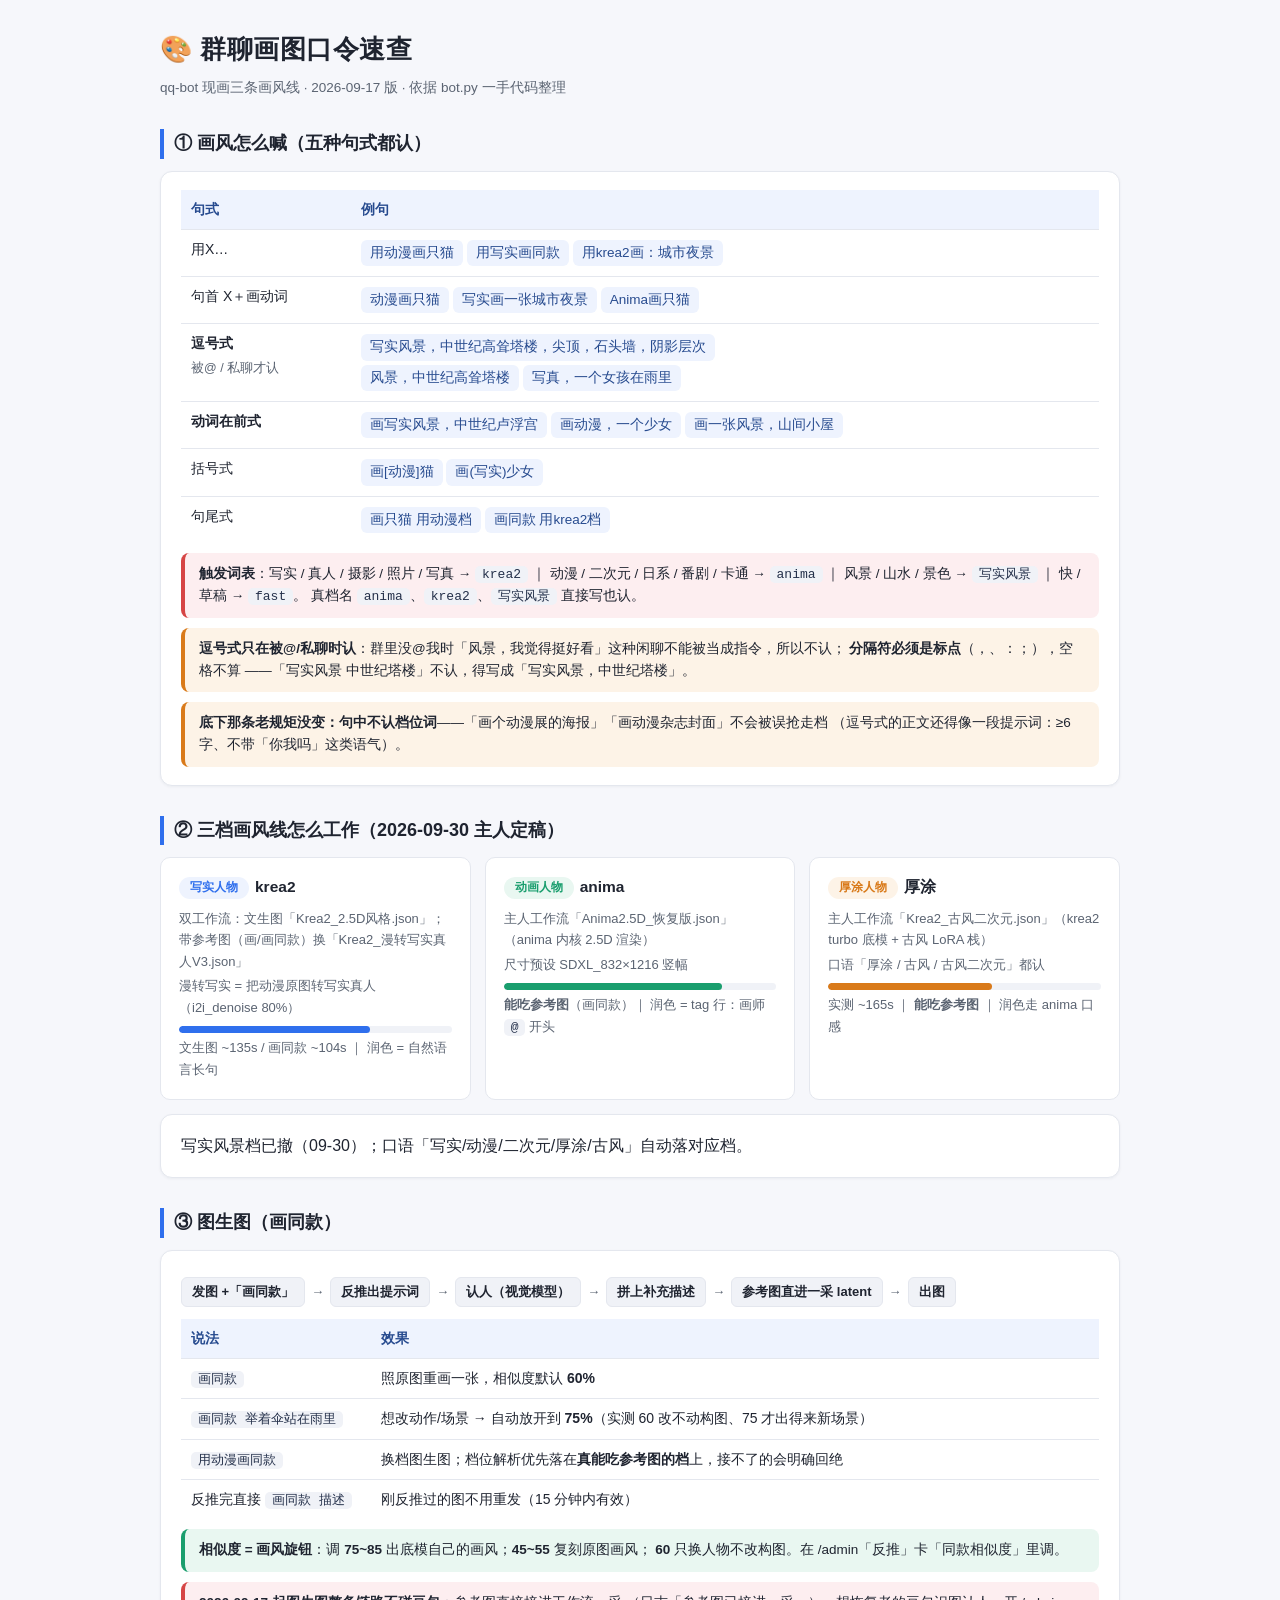
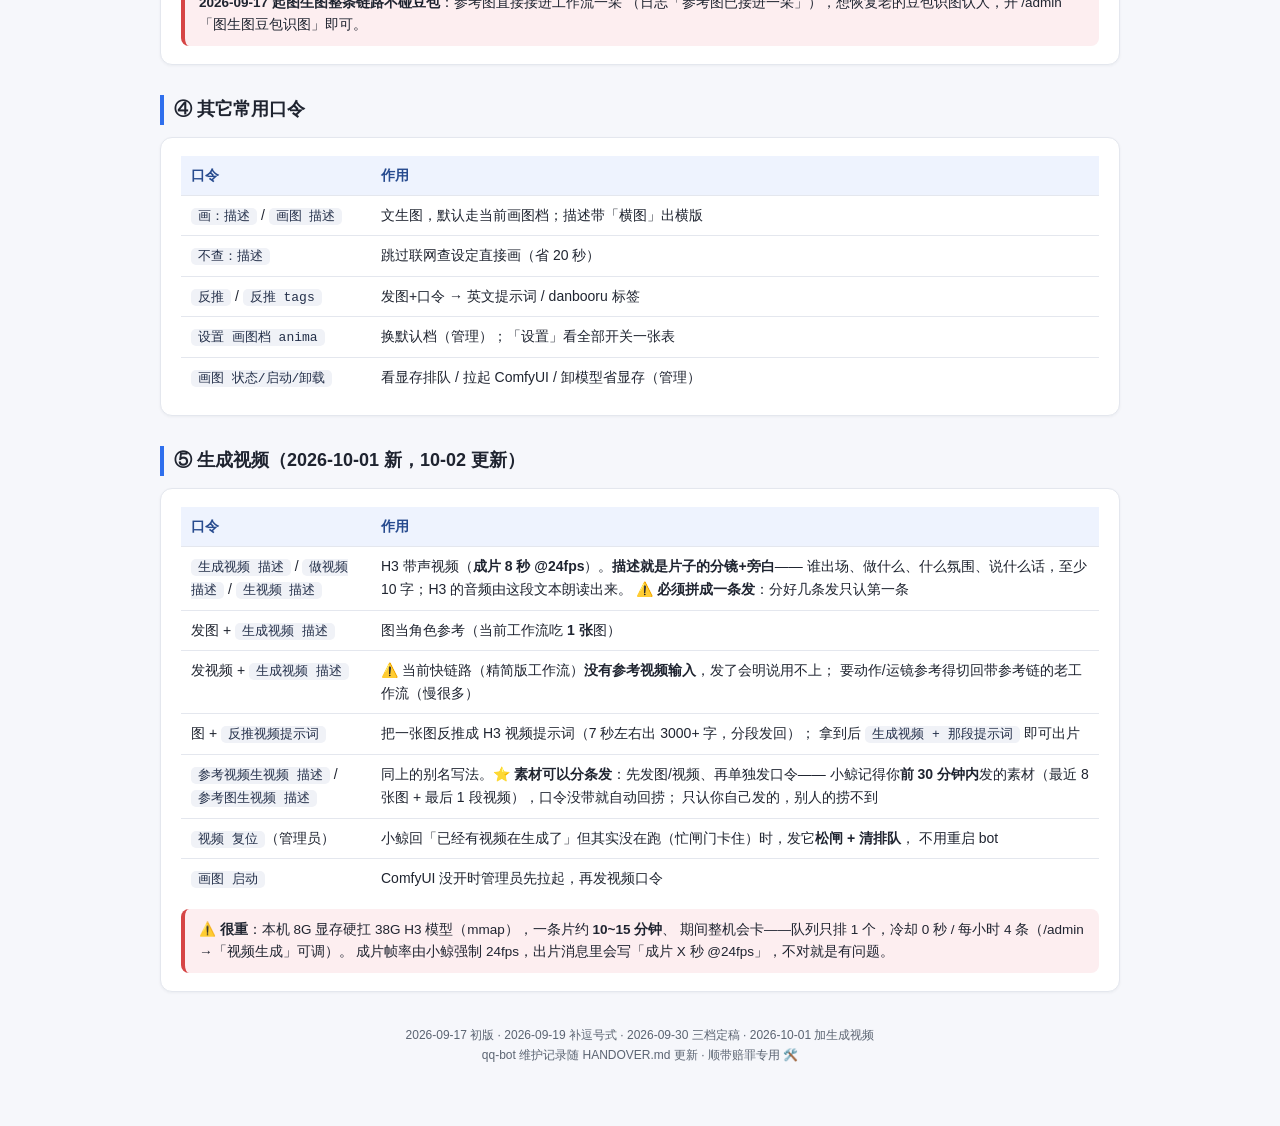
<file: 画图口令速查.html>
<!DOCTYPE html>
<html lang="zh-CN">
<head>
<meta charset="UTF-8">
<meta name="viewport" content="width=device-width, initial-scale=1.0">
<title>群聊画图口令速查 · qq-bot</title>
<style>
  :root{
    --bg:#f6f7fb; --card:#ffffff; --ink:#1f2430; --sub:#5b6472;
    --line:#e4e7ee; --blue:#2f6fed; --blue-bg:#eef3fe;
    --green:#1a9e6e; --green-bg:#e9f7f1; --orange:#d97a1a; --orange-bg:#fdf3e7;
    --red:#d64545; --pink:#fdeef0; --code:#f0f2f7;
  }
  *{box-sizing:border-box;margin:0;padding:0}
  body{background:var(--bg);color:var(--ink);
       font-family:"Microsoft YaHei","PingFang SC","Segoe UI",sans-serif;
       line-height:1.65;padding:28px 16px 60px}
  .wrap{max-width:960px;margin:0 auto}
  header{margin-bottom:22px}
  h1{font-size:26px;letter-spacing:.5px}
  header p{color:var(--sub);font-size:13.5px;margin-top:6px}
  h2{font-size:18px;margin:30px 0 12px;padding-left:10px;border-left:4px solid var(--blue)}
  .card{background:var(--card);border:1px solid var(--line);border-radius:12px;
        padding:18px 20px;margin-bottom:14px;box-shadow:0 1px 3px rgba(20,30,60,.05)}
  table{width:100%;border-collapse:collapse;font-size:14px}
  th,td{padding:8px 10px;border-bottom:1px solid var(--line);text-align:left;vertical-align:top}
  th{background:var(--blue-bg);color:#274b8f;font-weight:600;white-space:nowrap}
  tr:last-child td{border-bottom:none}
  code{background:var(--code);border-radius:5px;padding:1px 7px;
       font-family:Consolas,"Courier New",monospace;font-size:13px;color:#24304a}
  .ex{background:var(--blue-bg);border-radius:6px;padding:2px 9px;display:inline-block;
      font-size:13.5px;color:#274b8f;margin:2px 0}
  .tag{display:inline-block;border-radius:20px;padding:1px 11px;font-size:12px;
       font-weight:600;margin-right:6px;vertical-align:1px}
  .t-blue{background:var(--blue-bg);color:var(--blue)}
  .t-green{background:var(--green-bg);color:var(--green)}
  .t-orange{background:var(--orange-bg);color:var(--orange)}
  .grid{display:grid;grid-template-columns:repeat(auto-fit,minmax(280px,1fr));gap:14px}
  .tile{border:1px solid var(--line);border-radius:10px;padding:16px 18px;background:var(--card)}
  .tile h3{font-size:15.5px;margin-bottom:8px}
  .tile .meta{font-size:13px;color:var(--sub);margin:3px 0}
  .bar{height:7px;border-radius:4px;background:var(--code);margin:8px 0 4px;overflow:hidden}
  .bar i{display:block;height:100%;border-radius:4px}
  .warn{background:var(--pink);border-left:4px solid var(--red);border-radius:8px;
        padding:10px 14px;font-size:13.5px;margin-top:10px}
  .ok{background:var(--green-bg);border-left:4px solid var(--green);border-radius:8px;
      padding:10px 14px;font-size:13.5px;margin-top:10px}
  .flow{display:flex;align-items:center;flex-wrap:wrap;gap:6px;font-size:13px;margin-top:8px}
  .flow b{background:var(--code);border:1px solid var(--line);border-radius:6px;
          padding:3px 10px;font-weight:600}
  .flow span{color:var(--sub)}
  footer{margin-top:34px;color:var(--sub);font-size:12px;text-align:center}
</style>
</head>
<body><div class="wrap">

<header>
  <h1>🎨 群聊画图口令速查</h1>
  <p>qq-bot 现画三条画风线 · 2026-09-17 版 · 依据 bot.py 一手代码整理</p>
</header>

<h2>① 画风怎么喊（五种句式都认）</h2>
<div class="card">
  <table>
    <tr><th style="width:170px">句式</th><th>例句</th></tr>
    <tr><td>用X…</td><td><span class="ex">用动漫画只猫</span> <span class="ex">用写实画同款</span> <span class="ex">用krea2画：城市夜景</span></td></tr>
    <tr><td>句首 X＋画动词</td><td><span class="ex">动漫画只猫</span> <span class="ex">写实画一张城市夜景</span> <span class="ex">Anima画只猫</span></td></tr>
    <tr><td><b>逗号式</b><br><span style="font-weight:400;color:var(--sub);font-size:12.5px">被@ / 私聊才认</span></td>
        <td><span class="ex">写实风景，中世纪高耸塔楼，尖顶，石头墙，阴影层次</span><br>
            <span class="ex">风景，中世纪高耸塔楼</span> <span class="ex">写真，一个女孩在雨里</span></td></tr>
    <tr><td><b>动词在前式</b></td><td><span class="ex">画写实风景，中世纪卢浮宫</span> <span class="ex">画动漫，一个少女</span> <span class="ex">画一张风景，山间小屋</span></td></tr>
    <tr><td>括号式</td><td><span class="ex">画[动漫]猫</span> <span class="ex">画(写实)少女</span></td></tr>
    <tr><td>句尾式</td><td><span class="ex">画只猫 用动漫档</span> <span class="ex">画同款 用krea2档</span></td></tr>
  </table>
  <div class="warn"><b>触发词表</b>：写实 / 真人 / 摄影 / 照片 / 写真 → <code>krea2</code> ｜
    动漫 / 二次元 / 日系 / 番剧 / 卡通 → <code>anima</code> ｜
    风景 / 山水 / 景色 → <code>写实风景</code> ｜ 快 / 草稿 → <code>fast</code>。
    真档名 <code>anima</code>、<code>krea2</code>、<code>写实风景</code> 直接写也认。</div>
  <div class="warn" style="background:var(--orange-bg);border-color:var(--orange)">
    <b>逗号式只在被@/私聊时认</b>：群里没@我时「风景，我觉得挺好看」这种闲聊不能被当成指令，所以不认；
    <b>分隔符必须是标点</b>（，、：；），空格不算 ——「写实风景 中世纪塔楼」不认，得写成「写实风景，中世纪塔楼」。</div>
  <div class="warn" style="background:var(--orange-bg);border-color:var(--orange)">
    <b>底下那条老规矩没变：句中不认档位词</b>——「画个动漫展的海报」「画动漫杂志封面」不会被误抢走档
    （逗号式的正文还得像一段提示词：≥6 字、不带「你我吗」这类语气）。</div>
</div>

<h2>② 三档画风线怎么工作（2026-09-30 主人定稿）</h2>
<div class="grid">
  <div class="tile">
    <h3><span class="tag t-blue">写实人物</span>krea2</h3>
    <div class="meta">双工作流：文生图「Krea2_2.5D风格.json」；带参考图（画/画同款）换「Krea2_漫转写实真人V3.json」</div>
    <div class="meta">漫转写实 = 把动漫原图转写实真人（i2i_denoise 80%）</div>
    <div class="bar"><i style="width:70%;background:var(--blue)"></i></div>
    <div class="meta">文生图 ~135s / 画同款 ~104s ｜ 润色 = 自然语言长句</div>
  </div>
  <div class="tile">
    <h3><span class="tag t-green">动画人物</span>anima</h3>
    <div class="meta">主人工作流「Anima2.5D_恢复版.json」（anima 内核 2.5D 渲染）</div>
    <div class="meta">尺寸预设 SDXL_832×1216 竖幅</div>
    <div class="bar"><i style="width:80%;background:var(--green)"></i></div>
    <div class="meta"><b>能吃参考图</b>（画同款）｜ 润色 = tag 行：画师 <code>@</code> 开头</div>
  </div>
  <div class="tile">
    <h3><span class="tag t-orange">厚涂人物</span>厚涂</h3>
    <div class="meta">主人工作流「Krea2_古风二次元.json」（krea2 turbo 底模 + 古风 LoRA 栈）</div>
    <div class="meta">口语「厚涂 / 古风 / 古风二次元」都认</div>
    <div class="bar"><i style="width:60%;background:var(--orange)"></i></div>
    <div class="meta">实测 ~165s ｜ <b>能吃参考图</b> ｜ 润色走 anima 口感</div>
  </div>
</div>
<div class="card" style="margin-top:14px">
  写实风景档已撤（09-30）；口语「写实/动漫/二次元/厚涂/古风」自动落对应档。
</div>

<h2>③ 图生图（画同款）</h2>
<div class="card">
  <div class="flow">
    <b>发图 +「画同款」</b><span>→</span><b>反推出提示词</b><span>→</span><b>认人（视觉模型）</b>
    <span>→</span><b>拼上补充描述</b><span>→</span><b>参考图直进一采 latent</b><span>→</span><b>出图</b>
  </div>
  <table style="margin-top:12px">
    <tr><th style="width:190px">说法</th><th>效果</th></tr>
    <tr><td><code>画同款</code></td><td>照原图重画一张，相似度默认 <b>60%</b></td></tr>
    <tr><td><code>画同款 举着伞站在雨里</code></td><td>想改动作/场景 → 自动放开到 <b>75%</b>（实测 60 改不动构图、75 才出得来新场景）</td></tr>
    <tr><td><code>用动漫画同款</code></td><td>换档图生图；档位解析优先落在<b>真能吃参考图的档</b>上，接不了的会明确回绝</td></tr>
    <tr><td>反推完直接 <code>画同款 描述</code></td><td>刚反推过的图不用重发（15 分钟内有效）</td></tr>
  </table>
  <div class="ok"><b>相似度 = 画风旋钮</b>：调 <b>75~85</b> 出底模自己的画风；<b>45~55</b> 复刻原图画风；
    <b>60</b> 只换人物不改构图。在 /admin「反推」卡「同款相似度」里调。</div>
  <div class="warn"><b>2026-09-17 起图生图整条链路不碰豆包</b>：参考图直接接进工作流一采
    （日志「参考图已接进一采」），想恢复老的豆包识图认人，开 /admin「图生图豆包识图」即可。</div>
</div>

<h2>④ 其它常用口令</h2>
<div class="card">
  <table>
    <tr><th style="width:190px">口令</th><th>作用</th></tr>
    <tr><td><code>画：描述</code> / <code>画图 描述</code></td><td>文生图，默认走当前画图档；描述带「横图」出横版</td></tr>
    <tr><td><code>不查：描述</code></td><td>跳过联网查设定直接画（省 20 秒）</td></tr>
    <tr><td><code>反推</code> / <code>反推 tags</code></td><td>发图+口令 → 英文提示词 / danbooru 标签</td></tr>
    <tr><td><code>设置 画图档 anima</code></td><td>换默认档（管理）；「设置」看全部开关一张表</td></tr>
    <tr><td><code>画图 状态/启动/卸载</code></td><td>看显存排队 / 拉起 ComfyUI / 卸模型省显存（管理）</td></tr>
  </table>
</div>

<h2>⑤ 生成视频（2026-10-01 新，10-02 更新）</h2>
<div class="card">
  <table>
    <tr><th style="width:190px">口令</th><th>作用</th></tr>
    <tr><td><code>生成视频 描述</code> / <code>做视频 描述</code> / <code>生视频 描述</code></td>
        <td>H3 带声视频（<b>成片 8 秒 @24fps</b>）。<b>描述就是片子的分镜+旁白</b>——
            谁出场、做什么、什么氛围、说什么话，至少 10 字；H3 的音频由这段文本朗读出来。
            ⚠️ <b>必须拼成一条发</b>：分好几条发只认第一条</td></tr>
    <tr><td>发图 + <code>生成视频 描述</code></td><td>图当角色参考（当前工作流吃 <b>1 张</b>图）</td></tr>
    <tr><td>发视频 + <code>生成视频 描述</code></td>
        <td>⚠️ 当前快链路（精简版工作流）<b>没有参考视频输入</b>，发了会明说用不上；
            要动作/运镜参考得切回带参考链的老工作流（慢很多）</td></tr>
    <tr><td>图 + <code>反推视频提示词</code></td>
        <td>把一张图反推成 H3 视频提示词（7 秒左右出 3000+ 字，分段发回）；
            拿到后 <code>生成视频 + 那段提示词</code> 即可出片</td></tr>
    <tr><td><code>参考视频生视频 描述</code> / <code>参考图生视频 描述</code></td>
        <td>同上的别名写法。⭐ <b>素材可以分条发</b>：先发图/视频、再单独发口令——
            小鲸记得你<b>前 30 分钟内</b>发的素材（最近 8 张图 + 最后 1 段视频），口令没带就自动回捞；
            只认你自己发的，别人的捞不到</td></tr>
    <tr><td><code>视频 复位</code>（管理员）</td>
        <td>小鲸回「已经有视频在生成了」但其实没在跑（忙闸门卡住）时，发它<b>松闸 + 清排队</b>，
            不用重启 bot</td></tr>
    <tr><td><code>画图 启动</code></td><td>ComfyUI 没开时管理员先拉起，再发视频口令</td></tr>
  </table>
  <div class="warn"><b>⚠️ 很重</b>：本机 8G 显存硬扛 38G H3 模型（mmap），一条片约 <b>10~15 分钟</b>、
    期间整机会卡——队列只排 1 个，冷却 0 秒 / 每小时 4 条（/admin →「视频生成」可调）。
    成片帧率由小鲸强制 24fps，出片消息里会写「成片 X 秒 @24fps」，不对就是有问题。</div>
</div>

<footer>2026-09-17 初版 · 2026-09-19 补逗号式 · 2026-09-30 三档定稿 · 2026-10-01 加生成视频<br>
qq-bot 维护记录随 HANDOVER.md 更新 · 顺带赔罪专用 🛠️</footer>
</div></body>
</html>
</file>
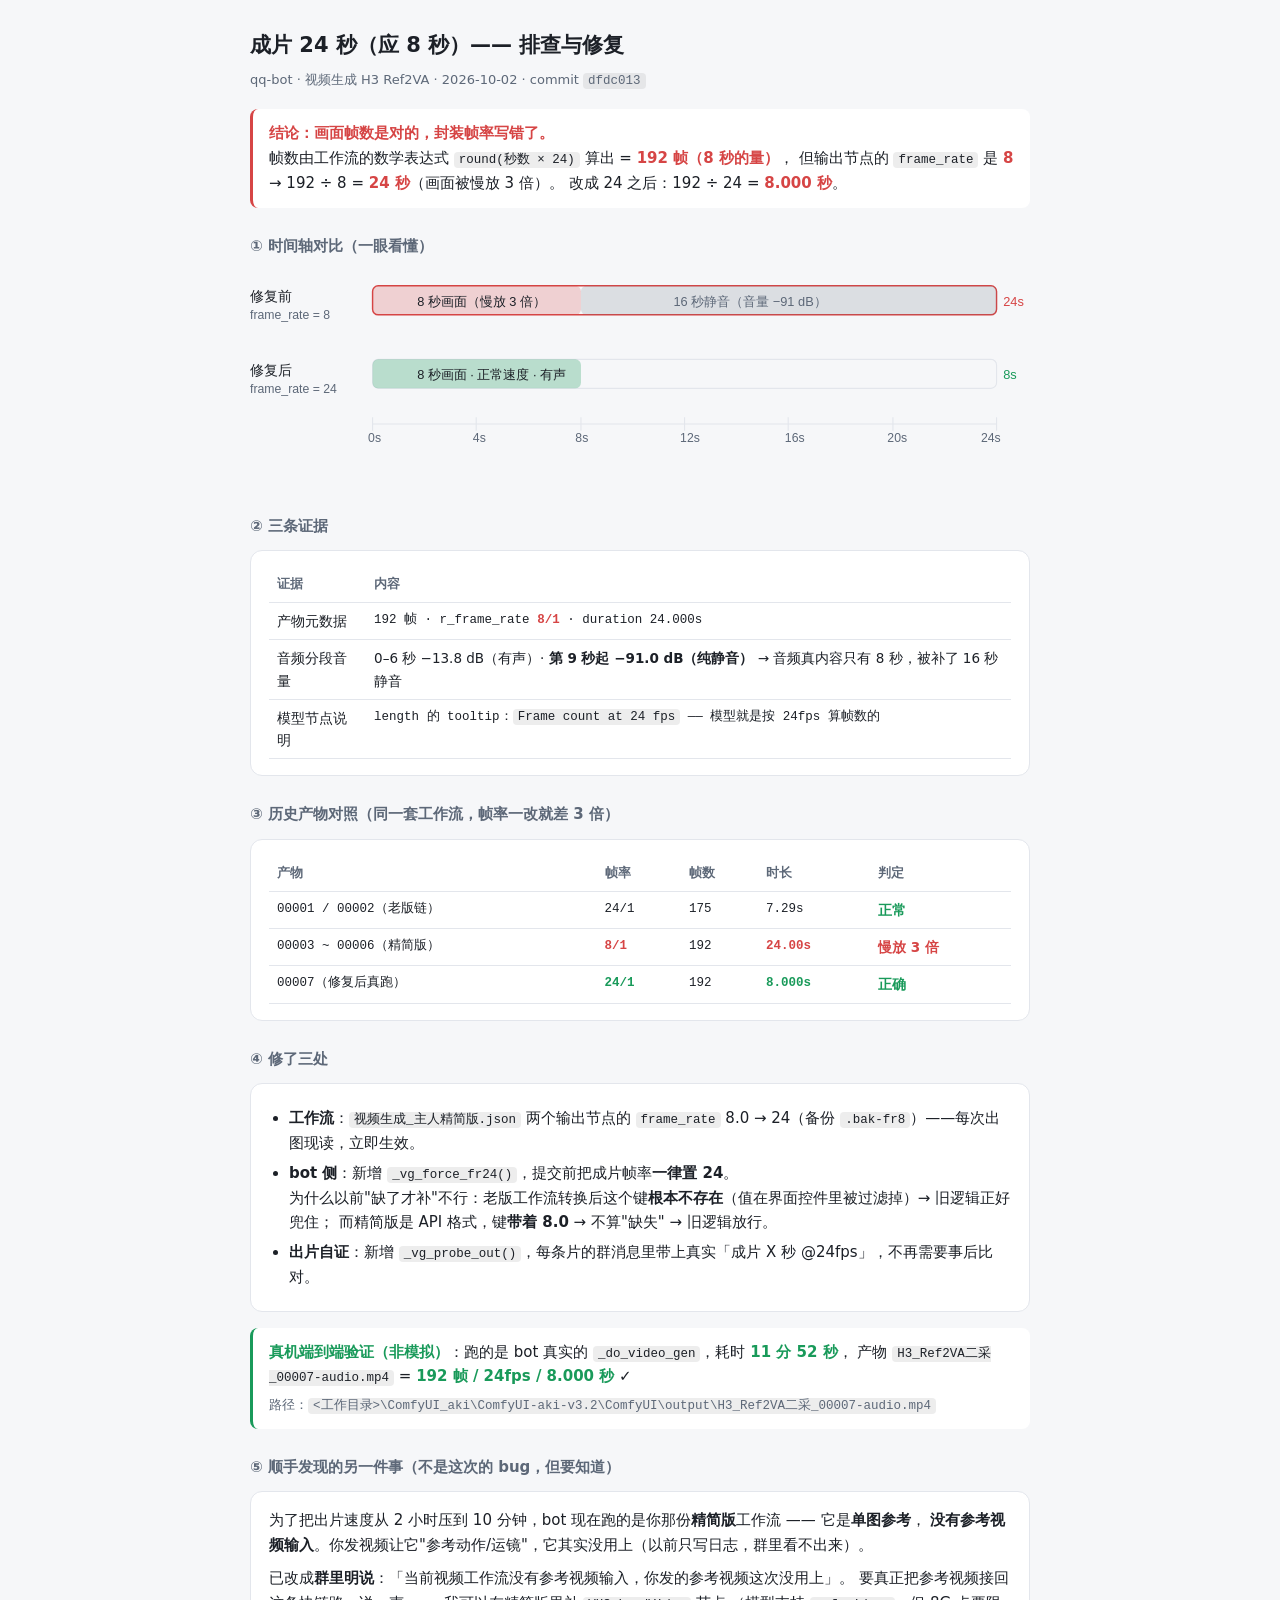
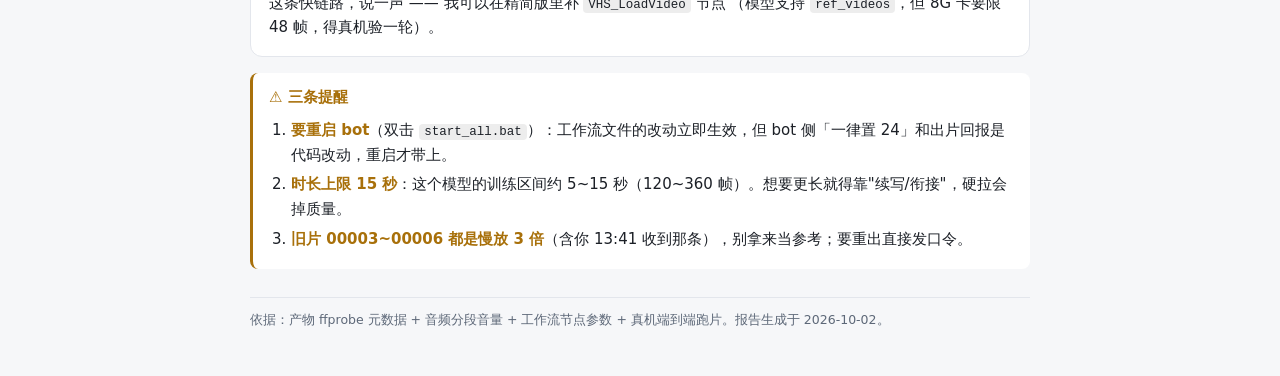
<file: docs/reports/成片时长24秒修复-2026-10-02.html>
<!DOCTYPE html>
<html lang="zh-CN">
<head>
<meta charset="utf-8">
<meta name="viewport" content="width=device-width,initial-scale=1">
<title>成片 24 秒慢放 · 排查与修复 · 2026-10-02</title>
<style>
  :root{--bg:#0f1115;--card:#171a21;--line:#262b36;--fg:#e7ecf3;--dim:#9aa6b8;
        --red:#ff6b6b;--green:#3ddc84;--amber:#ffc857;--blue:#5aa9ff;
        --mono:ui-monospace,Consolas,"Cascadia Mono",monospace}
  @media (prefers-color-scheme:light){:root{--bg:#f6f7f9;--card:#fff;--line:#e3e6ec;--fg:#1c2027;
        --dim:#5d6878;--red:#d64545;--green:#199a5a;--amber:#a8700a;--blue:#1f6feb}}
  *{box-sizing:border-box}
  body{margin:0;padding:28px 18px 48px;background:var(--bg);color:var(--fg);
       font:15px/1.65 "Segoe UI","Microsoft YaHei",system-ui,sans-serif}
  .wrap{max-width:780px;margin:0 auto}
  h1{font-size:21px;margin:0 0 6px}
  h2{font-size:15px;margin:26px 0 10px;color:var(--dim);font-weight:600}
  .sub{color:var(--dim);font-size:13px;margin-bottom:18px}
  .card{background:var(--card);border:1px solid var(--line);border-radius:12px;padding:16px 18px;margin:12px 0}
  .lead{border-left:3px solid var(--red);background:var(--card);border-radius:8px;padding:12px 16px;margin:16px 0}
  .lead b{color:var(--red)}
  .okbox{border-left:3px solid var(--green)}
  .okbox b{color:var(--green)}
  code{font-family:var(--mono);font-size:12.5px;background:rgba(127,127,127,.14);padding:1px 5px;border-radius:4px}
  table{width:100%;border-collapse:collapse;font-size:13.5px}
  th,td{text-align:left;padding:7px 8px;border-bottom:1px solid var(--line);vertical-align:top}
  th{color:var(--dim);font-weight:600;font-size:12.5px}
  td.mono{font-family:var(--mono);font-size:12.5px}
  .bad{color:var(--red);font-weight:600}.ok{color:var(--green);font-weight:600}.warnc{color:var(--amber);font-weight:600}
  ul{margin:6px 0 0;padding-left:20px}li{margin:5px 0}
  .warn{border-left:3px solid var(--amber);background:var(--card);border-radius:8px;padding:12px 16px;margin:16px 0}
  .warn b{color:var(--amber)}
  footer{color:var(--dim);font-size:12.5px;margin-top:28px;border-top:1px solid var(--line);padding-top:12px}
</style>
</head>
<body>
<div class="wrap">

  <h1>成片 24 秒（应 8 秒）—— 排查与修复</h1>
  <div class="sub">qq-bot · 视频生成 H3 Ref2VA · 2026-10-02 · commit <code>dfdc013</code></div>

  <div class="lead">
    <b>结论：画面帧数是对的，封装帧率写错了。</b><br>
    帧数由工作流的数学表达式 <code>round(秒数 × 24)</code> 算出 = <b>192 帧（8 秒的量）</b>，
    但输出节点的 <code>frame_rate</code> 是 <b>8</b> → 192 ÷ 8 = <b>24 秒</b>（画面被慢放 3 倍）。
    改成 24 之后：192 ÷ 24 = <b>8.000 秒</b>。
  </div>

  <h2>① 时间轴对比（一眼看懂）</h2>
  <svg viewBox="0 0 700 190" width="100%" role="img" aria-label="时间轴对比">
    <g font-family="Segoe UI,Microsoft YaHei,sans-serif" font-size="12" fill="var(--fg)">
      <!-- rows -->
      <text x="0" y="30" font-size="12.5">修复前</text>
      <text x="0" y="46" fill="var(--dim)" font-size="11">frame_rate = 8</text>
      <rect x="110" y="16" width="560" height="26" rx="5" fill="none" stroke="var(--red)" stroke-width="1.3"/>
      <rect x="110" y="16" width="187" height="26" rx="5" fill="var(--red)" opacity="0.22"/>
      <rect x="297" y="16" width="373" height="26" rx="5" fill="var(--dim)" opacity="0.18"/>
      <text x="150" y="34" font-size="11.5">8 秒画面（慢放 3 倍）</text>
      <text x="380" y="34" font-size="11.5" fill="var(--dim)">16 秒静音（音量 −91 dB）</text>
      <text x="676" y="34" font-size="11.5" fill="var(--red)">24s</text>

      <text x="0" y="96" font-size="12.5">修复后</text>
      <text x="0" y="112" fill="var(--dim)" font-size="11">frame_rate = 24</text>
      <rect x="110" y="82" width="560" height="26" rx="5" fill="none" stroke="var(--line)"/>
      <rect x="110" y="82" width="187" height="26" rx="5" fill="var(--green)" opacity="0.28"/>
      <text x="150" y="100" font-size="11.5">8 秒画面 · 正常速度 · 有声</text>
      <text x="676" y="100" font-size="11.5" fill="var(--green)">8s</text>
      <!-- ruler -->
      <line x1="110" y1="140" x2="670" y2="140" stroke="var(--line)"/>
      <g fill="var(--dim)" font-size="11">
        <text x="106" y="156">0s</text><text x="200" y="156">4s</text>
        <text x="292" y="156">8s</text><text x="386" y="156">12s</text>
        <text x="480" y="156">16s</text><text x="572" y="156">20s</text><text x="656" y="156">24s</text>
      </g>
      <g stroke="var(--line)">
        <line x1="110" y1="134" x2="110" y2="146"/><line x1="203" y1="134" x2="203" y2="146"/>
        <line x1="297" y1="134" x2="297" y2="146"/><line x1="390" y1="134" x2="390" y2="146"/>
        <line x1="483" y1="134" x2="483" y2="146"/><line x1="577" y1="134" x2="577" y2="146"/>
        <line x1="670" y1="134" x2="670" y2="146"/>
      </g>
    </g>
  </svg>

  <h2>② 三条证据</h2>
  <div class="card">
  <table>
    <tr><th>证据</th><th>内容</th></tr>
    <tr><td>产物元数据</td><td class="mono">192 帧 · r_frame_rate <span class="bad">8/1</span> · duration 24.000s</td></tr>
    <tr><td>音频分段音量</td><td>0–6 秒 −13.8 dB（有声）· <b>第 9 秒起 −91.0 dB（纯静音）</b> → 音频真内容只有 8 秒，被补了 16 秒静音</td></tr>
    <tr><td>模型节点说明</td><td class="mono">length 的 tooltip：<code>Frame count at 24 fps</code> —— 模型就是按 24fps 算帧数的</td></tr>
  </table>
  </div>

  <h2>③ 历史产物对照（同一套工作流，帧率一改就差 3 倍）</h2>
  <div class="card">
  <table>
    <tr><th>产物</th><th>帧率</th><th>帧数</th><th>时长</th><th>判定</th></tr>
    <tr><td class="mono">00001 / 00002（老版链）</td><td class="mono">24/1</td><td class="mono">175</td><td class="mono">7.29s</td><td class="ok">正常</td></tr>
    <tr><td class="mono">00003 ~ 00006（精简版）</td><td class="mono bad">8/1</td><td class="mono">192</td><td class="mono bad">24.00s</td><td class="bad">慢放 3 倍</td></tr>
    <tr><td class="mono">00007（修复后真跑）</td><td class="mono ok">24/1</td><td class="mono">192</td><td class="mono ok">8.000s</td><td class="ok">正确</td></tr>
  </table>
  </div>

  <h2>④ 修了三处</h2>
  <div class="card">
  <ul>
    <li><b>工作流</b>：<code>视频生成_主人精简版.json</code> 两个输出节点的 <code>frame_rate</code> 8.0 → 24（备份 <code>.bak-fr8</code>）——每次出图现读，立即生效。</li>
    <li><b>bot 侧</b>：新增 <code>_vg_force_fr24()</code>，提交前把成片帧率<b>一律置 24</b>。<br>
        为什么以前"缺了才补"不行：老版工作流转换后这个键<b>根本不存在</b>（值在界面控件里被过滤掉）→ 旧逻辑正好兜住；
        而精简版是 API 格式，键<b>带着 8.0</b> → 不算"缺失" → 旧逻辑放行。</li>
    <li><b>出片自证</b>：新增 <code>_vg_probe_out()</code>，每条片的群消息里带上真实「成片 X 秒 @24fps」，不再需要事后比对。</li>
  </ul>
  </div>

  <div class="lead okbox">
    <b>真机端到端验证（非模拟）</b>：跑的是 bot 真实的 <code>_do_video_gen</code>，耗时 <b>11 分 52 秒</b>，
    产物 <code>H3_Ref2VA二采_00007-audio.mp4</code> = <b>192 帧 / 24fps / 8.000 秒</b> ✓
    <div style="color:var(--dim);font-size:12.5px;margin-top:6px">
      路径：<code><工作目录>\ComfyUI_aki\ComfyUI-aki-v3.2\ComfyUI\output\H3_Ref2VA二采_00007-audio.mp4</code>
    </div>
  </div>

  <h2>⑤ 顺手发现的另一件事（不是这次的 bug，但要知道）</h2>
  <div class="card">
    <p style="margin:0 0 8px">
      为了把出片速度从 2 小时压到 10 分钟，bot 现在跑的是你那份<b>精简版</b>工作流 —— 它是<b>单图参考</b>，
      <b>没有参考视频输入</b>。你发视频让它"参考动作/运镜"，它其实没用上（以前只写日志，群里看不出来）。
    </p>
    <p style="margin:0">
      已改成<b>群里明说</b>：「当前视频工作流没有参考视频输入，你发的参考视频这次没用上」。
      要真正把参考视频接回这条快链路，说一声 —— 我可以在精简版里补 <code>VHS_LoadVideo</code> 节点
      （模型支持 <code>ref_videos</code>，但 8G 卡要限 48 帧，得真机验一轮）。
    </p>
  </div>

  <div class="warn">
    <b>⚠️ 三条提醒</b>
    <ol style="margin:8px 0 0;padding-left:22px">
      <li><b>要重启 bot</b>（双击 <code>start_all.bat</code>）：工作流文件的改动立即生效，但 bot 侧「一律置 24」和出片回报是代码改动，重启才带上。</li>
      <li><b>时长上限 15 秒</b>：这个模型的训练区间约 5~15 秒（120~360 帧）。想要更长就得靠"续写/衔接"，硬拉会掉质量。</li>
      <li><b>旧片 00003~00006 都是慢放 3 倍</b>（含你 13:41 收到那条），别拿来当参考；要重出直接发口令。</li>
    </ol>
  </div>

  <footer>依据：产物 ffprobe 元数据 + 音频分段音量 + 工作流节点参数 + 真机端到端跑片。报告生成于 2026-10-02。</footer>
</div>
</body>
</html>
</file>
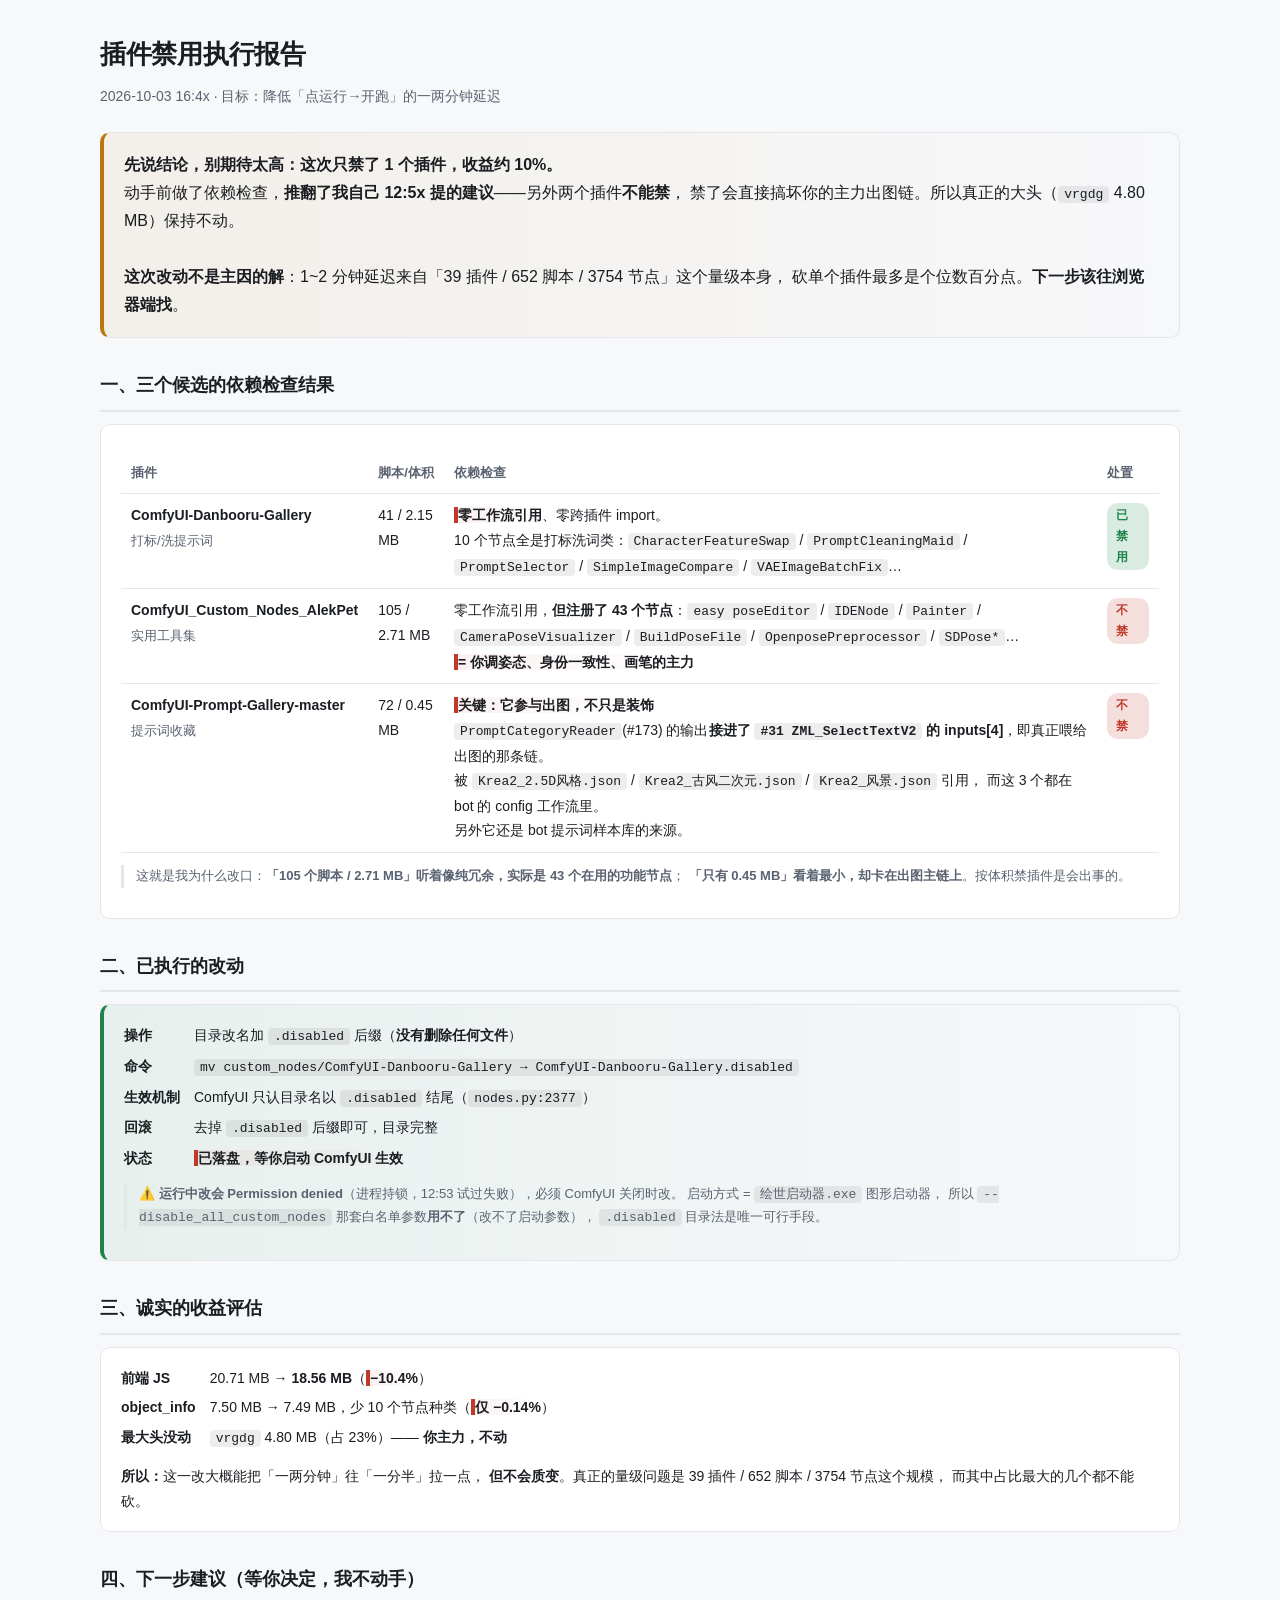
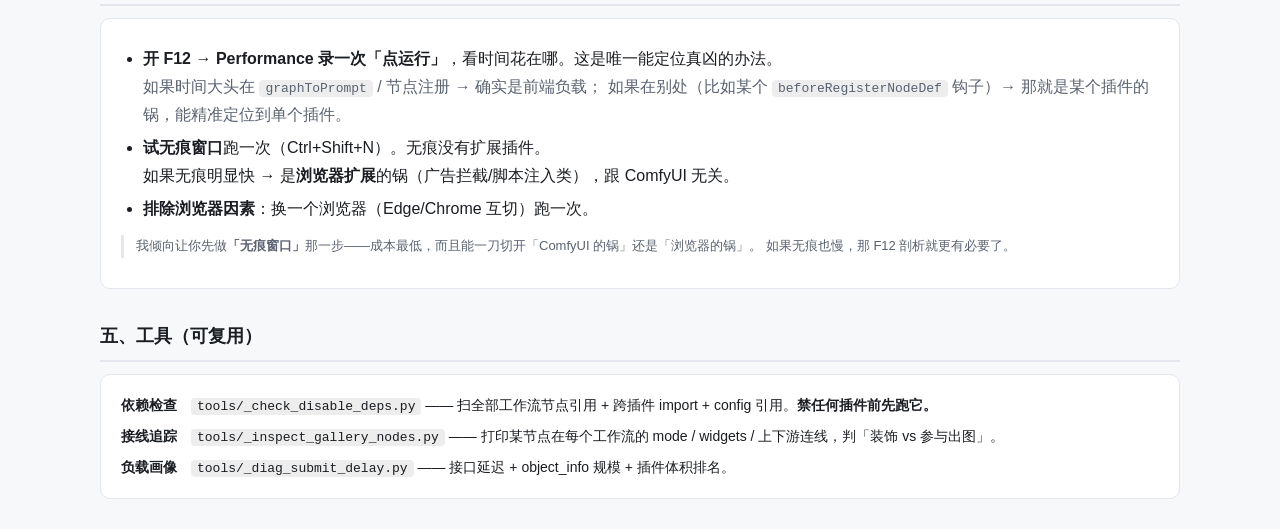
<file: docs/reports/插件禁用报告-2026-10-03.html>
<!DOCTYPE html>
<html lang="zh-CN">
<head>
<meta charset="UTF-8">
<title>插件禁用执行报告 · 2026-10-03</title>
<style>
  :root{--bg:#f7f8fa;--card:#fff;--ink:#1a1d21;--ink2:#5a6270;--line:#e3e6ec;
        --bad:#c0392b;--good:#1e8449;--warn:#b9770e;--info:#2471a3;--mono:ui-monospace,Consolas,monospace}
  @media(prefers-color-scheme:dark){:root{--bg:#15181d;--card:#1e2229;--ink:#e8eaed;--ink2:#a0a8b8;
        --line:#2b303a;--bad:#e57373;--good:#66bb6a;--warn:#e0b050;--info:#64b5f6}}
  *{box-sizing:border-box}
  body{margin:0;padding:32px 20px;background:var(--bg);color:var(--ink);line-height:1.75;
       font-family:-apple-system,BlinkMacSystemFont,"Segoe UI","PingFang SC","Microsoft YaHei",sans-serif}
  .wrap{max-width:1080px;margin:0 auto}
  h1{font-size:26px;margin:0 0 6px;letter-spacing:-.3px}
  .sub{color:var(--ink2);font-size:14px;margin-bottom:24px}
  h2{font-size:18px;margin:32px 0 12px;padding-bottom:8px;border-bottom:2px solid var(--line)}
  .card{background:var(--card);border:1px solid var(--line);border-radius:10px;padding:18px 20px;margin-bottom:14px}
  .ok{border-left:4px solid var(--good);background:linear-gradient(90deg,rgba(30,132,73,.07),transparent)}
  .no{border-left:4px solid var(--bad);background:linear-gradient(90deg,rgba(192,57,43,.07),transparent)}
  .wa{border-left:4px solid var(--warn);background:linear-gradient(90deg,rgba(185,119,14,.07),transparent)}
  table{width:100%;border-collapse:collapse;font-size:14px;margin:10px 0}
  th,td{padding:9px 10px;text-align:left;border-bottom:1px solid var(--line);vertical-align:top}
  th{color:var(--ink2);font-weight:600;font-size:13px}
  code{font-family:var(--mono);background:rgba(127,127,127,.14);padding:1px 6px;border-radius:4px;font-size:13px}
  .tag{display:inline-block;padding:2px 9px;border-radius:11px;font-size:12px;font-weight:600}
  .t-ok{background:rgba(30,132,73,.16);color:var(--good)}
  .t-no{background:rgba(192,57,43,.16);color:var(--bad)}
  .t-wa{background:rgba(185,119,14,.16);color:var(--warn)}
  ul{margin:8px 0;padding-left:22px}li{margin:5px 0}
  .note{font-size:13px;color:var(--ink2);border-left:3px solid var(--line);padding-left:12px;margin:12px 0}
  .kv{display:grid;grid-template-columns:auto 1fr;gap:5px 14px;font-size:14px}
  .kv b{font-weight:600}
  .big{font-size:30px;font-weight:700;line-height:1.2}
</style>
</head>
<body><div class="wrap">
<h1>插件禁用执行报告</h1>
<div class="sub">2026-10-03 16:4x · 目标：降低「点运行→开跑」的一两分钟延迟</div>

<div class="card wa">
  <b>先说结论，别期待太高：这次只禁了 1 个插件，收益约 10%。</b><br>
  动手前做了依赖检查，<b>推翻了我自己 12:5x 提的建议</b>——另外两个插件<b>不能禁</b>，
  禁了会直接搞坏你的主力出图链。所以真正的大头（<code>vrgdg</code> 4.80 MB）保持不动。
  <br><br>
  <b>这次改动不是主因的解</b>：1~2 分钟延迟来自「39 插件 / 652 脚本 / 3754 节点」这个量级本身，
  砍单个插件最多是个位数百分点。<b>下一步该往浏览器端找</b>。
</div>

<h2>一、三个候选的依赖检查结果</h2>
<div class="card">
<table>
<tr><th>插件</th><th class="num">脚本/体积</th><th>依赖检查</th><th>处置</th></tr>
<tr>
  <td><b>ComfyUI-Danbooru-Gallery</b><br><span style="color:var(--ink2);font-size:13px">打标/洗提示词</span></td>
  <td class="num">41 / 2.15 MB</td>
  <td><b class="no">零工作流引用</b>、零跨插件 import。<br>10 个节点全是打标洗词类：<code>CharacterFeatureSwap</code> / <code>PromptCleaningMaid</code> / <code>PromptSelector</code> / <code>SimpleImageCompare</code> / <code>VAEImageBatchFix</code>…</td>
  <td><span class="tag t-ok">已禁用</span></td>
</tr>
<tr>
  <td><b>ComfyUI_Custom_Nodes_AlekPet</b><br><span style="color:var(--ink2);font-size:13px">实用工具集</span></td>
  <td class="num">105 / 2.71 MB</td>
  <td>零工作流引用，<b>但注册了 43 个节点</b>：<code>easy poseEditor</code> / <code>IDENode</code> / <code>Painter</code> / <code>CameraPoseVisualizer</code> / <code>BuildPoseFile</code> / <code>OpenposePreprocessor</code> / <code>SDPose*</code>…<br><b class="no">= 你调姿态、身份一致性、画笔的主力</b></td>
  <td><span class="tag t-no">不禁</span></td>
</tr>
<tr>
  <td><b>ComfyUI-Prompt-Gallery-master</b><br><span style="color:var(--ink2);font-size:13px">提示词收藏</span></td>
  <td class="num">72 / 0.45 MB</td>
  <td><b class="no">关键：它参与出图，不只是装饰</b><br>
      <code>PromptCategoryReader</code>(#173) 的输出<b>接进了 <code>#31 ZML_SelectTextV2</code> 的 inputs[4]</b>，即真正喂给出图的那条链。<br>
      被 <code>Krea2_2.5D风格.json</code> / <code>Krea2_古风二次元.json</code> / <code>Krea2_风景.json</code> 引用，
      而这 3 个都在 bot 的 config 工作流里。<br>
      另外它还是 bot 提示词样本库的来源。</td>
  <td><span class="tag t-no">不禁</span></td>
</tr>
</table>
<div class="note">
这就是我为什么改口：<b>「105 个脚本 / 2.71 MB」听着像纯冗余，实际是 43 个在用的功能节点</b>；
<b>「只有 0.45 MB」看着最小，却卡在出图主链上</b>。按体积禁插件是会出事的。
</div>
</div>

<h2>二、已执行的改动</h2>
<div class="card ok">
<div class="kv">
  <b>操作</b><span>目录改名加 <code>.disabled</code> 后缀（<b>没有删除任何文件</b>）</span>
  <b>命令</b><span><code>mv custom_nodes/ComfyUI-Danbooru-Gallery → ComfyUI-Danbooru-Gallery.disabled</code></span>
  <b>生效机制</b><span>ComfyUI 只认目录名以 <code>.disabled</code> 结尾（<code>nodes.py:2377</code>）</span>
  <b>回滚</b><span>去掉 <code>.disabled</code> 后缀即可，目录完整</span>
  <b>状态</b><span><b class="no">已落盘，等你启动 ComfyUI 生效</b></span>
</div>
<div class="note">
⚠️ <b>运行中改会 Permission denied</b>（进程持锁，12:53 试过失败），必须 ComfyUI 关闭时改。
启动方式 = <code>绘世启动器.exe</code> 图形启动器，
所以 <code>--disable_all_custom_nodes</code> 那套白名单参数<b>用不了</b>（改不了启动参数），
<code>.disabled</code> 目录法是唯一可行手段。
</div>
</div>

<h2>三、诚实的收益评估</h2>
<div class="card">
<div class="kv" style="margin-bottom:14px">
  <b>前端 JS</b><span>20.71 MB → <b>18.56 MB</b>（<b class="no">−10.4%</b>）</span>
  <b>object_info</b><span>7.50 MB → 7.49 MB，少 10 个节点种类（<b class="no">仅 −0.14%</b>）</span>
  <b>最大头没动</b><span><code>vrgdg</code> 4.80 MB（占 23%）—— <b>你主力，不动</b></span>
</div>
<p style="font-size:14px;margin:0"><b>所以：</b>这一改大概能把「一两分钟」往「一分半」拉一点，
<b>但不会质变</b>。真正的量级问题是 39 插件 / 652 脚本 / 3754 节点这个规模，
而其中占比最大的几个都不能砍。</p>
</div>

<h2>四、下一步建议（等你决定，我不动手）</h2>
<div class="card">
<ul>
<li><b>开 F12 → Performance 录一次「点运行」</b>，看时间花在哪。这是唯一能定位真凶的办法。<br>
<span style="color:var(--ink2)">如果时间大头在 <code>graphToPrompt</code> / 节点注册 → 确实是前端负载；
如果在别处（比如某个 <code>beforeRegisterNodeDef</code> 钩子）→ 那就是某个插件的锅，能精准定位到单个插件。</span></li>
<li><b>试无痕窗口</b>跑一次（Ctrl+Shift+N）。无痕没有扩展插件。<br>
如果无痕明显快 → 是<b>浏览器扩展</b>的锅（广告拦截/脚本注入类），跟 ComfyUI 无关。</li>
<li><b>排除浏览器因素</b>：换一个浏览器（Edge/Chrome 互切）跑一次。</li>
</ul>
<div class="note">
我倾向让你先做<b>「无痕窗口」</b>那一步——成本最低，而且能一刀切开「ComfyUI 的锅」还是「浏览器的锅」。
如果无痕也慢，那 F12 剖析就更有必要了。
</div>
</div>

<h2>五、工具（可复用）</h2>
<div class="card">
<div class="kv">
  <b>依赖检查</b><span><code>tools/_check_disable_deps.py</code> —— 扫全部工作流节点引用 + 跨插件 import + config 引用。<b>禁任何插件前先跑它。</b></span>
  <b>接线追踪</b><span><code>tools/_inspect_gallery_nodes.py</code> —— 打印某节点在每个工作流的 mode / widgets / 上下游连线，判「装饰 vs 参与出图」。</span>
  <b>负载画像</b><span><code>tools/_diag_submit_delay.py</code> —— 接口延迟 + object_info 规模 + 插件体积排名。</span>
</div>
</div>

</div></body></html>
</file>
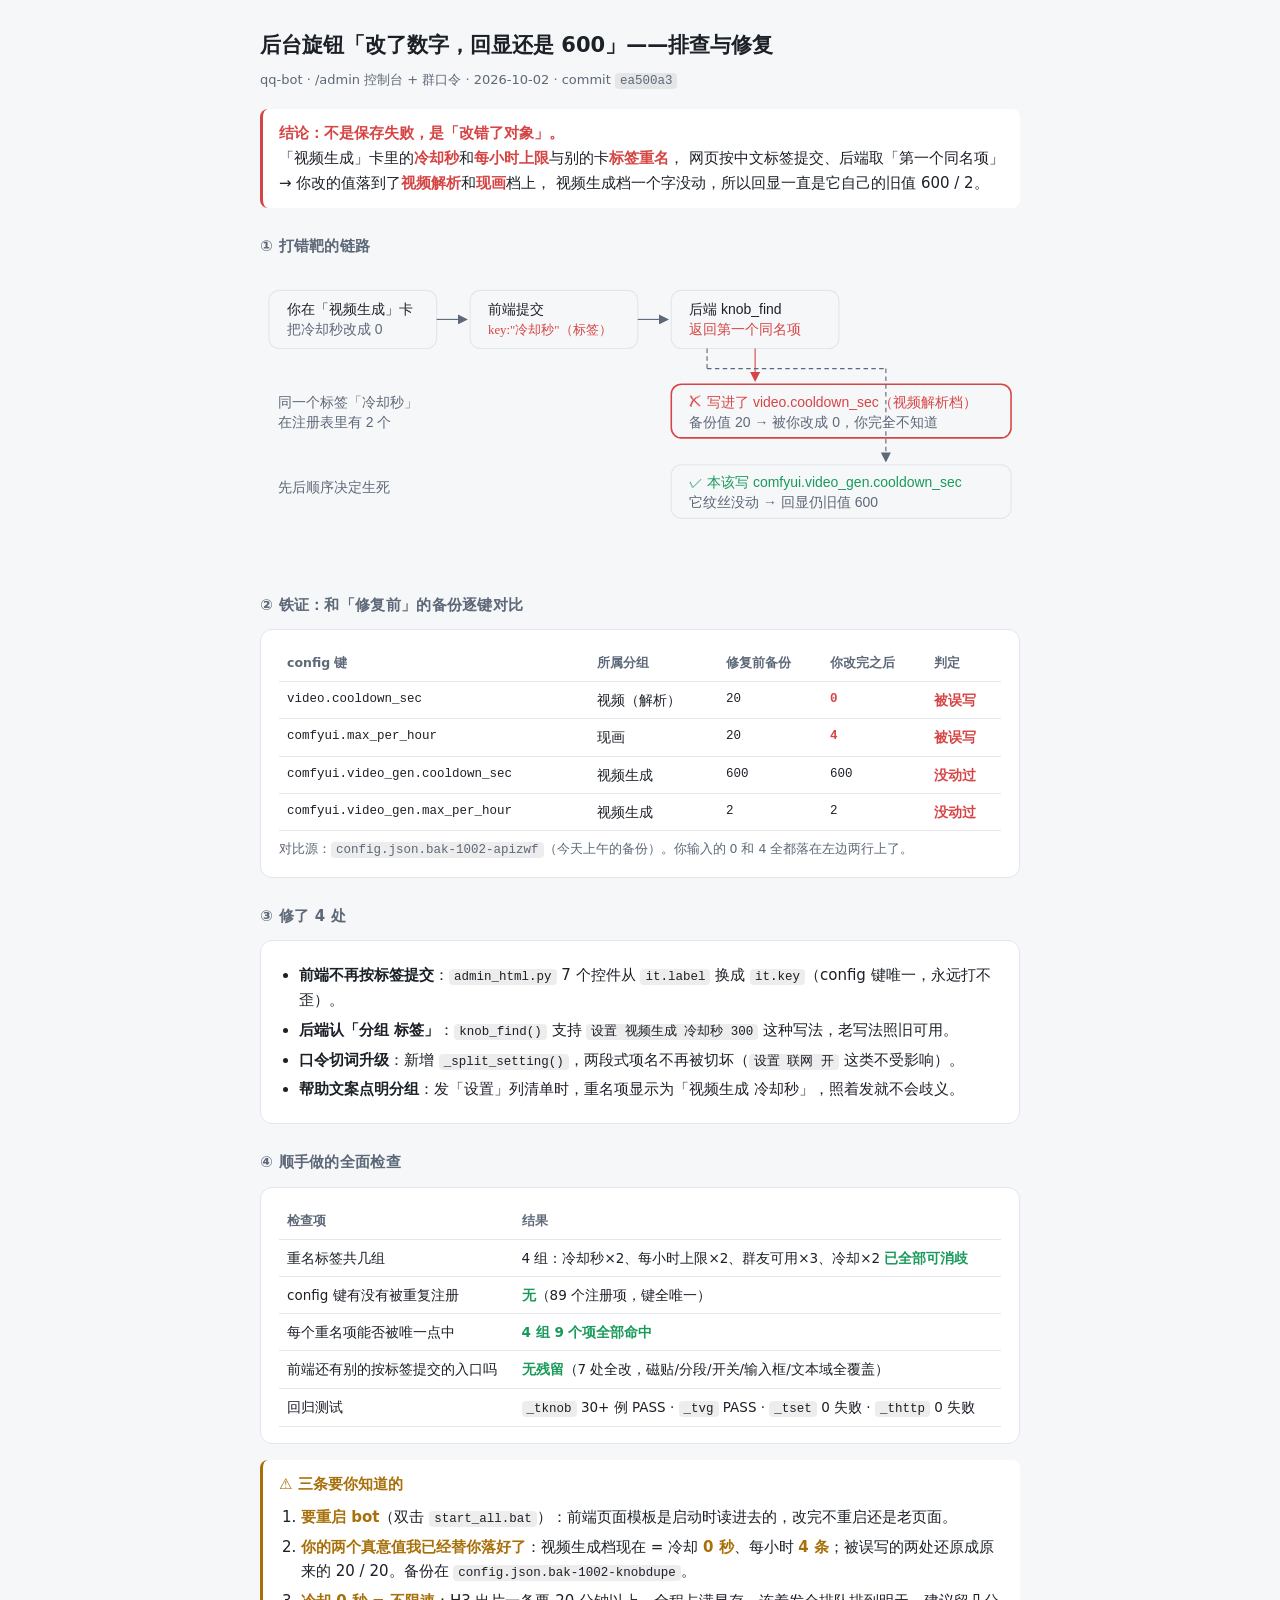
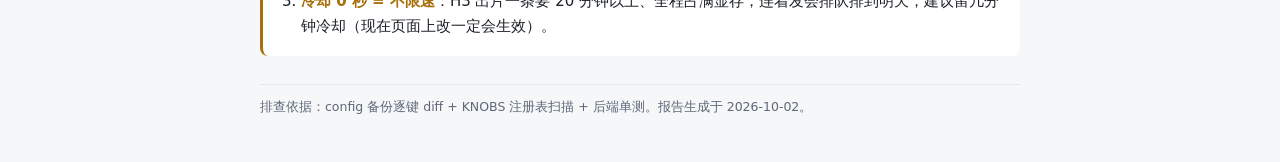
<file: docs/reports/旋钮重名排查-2026-10-02.html>
<!DOCTYPE html>
<html lang="zh-CN">
<head>
<meta charset="utf-8">
<meta name="viewport" content="width=device-width,initial-scale=1">
<title>后台旋钮「改了不生效」排查报告 · 2026-10-02</title>
<style>
  :root{
    --bg:#0f1115; --card:#171a21; --line:#262b36; --fg:#e7ecf3; --dim:#9aa6b8;
    --red:#ff6b6b; --green:#3ddc84; --amber:#ffc857; --blue:#5aa9ff; --mono:ui-monospace,Consolas,"Cascadia Mono",monospace;
  }
  @media (prefers-color-scheme: light){
    :root{--bg:#f6f7f9; --card:#fff; --line:#e3e6ec; --fg:#1c2027; --dim:#5d6878;
          --red:#d64545; --green:#199a5a; --amber:#a8700a; --blue:#1f6feb;}
  }
  *{box-sizing:border-box}
  body{margin:0;padding:28px 18px 48px;background:var(--bg);color:var(--fg);
       font:15px/1.65 "Segoe UI","Microsoft YaHei",system-ui,sans-serif}
  .wrap{max-width:760px;margin:0 auto}
  h1{font-size:21px;margin:0 0 6px}
  h2{font-size:15px;margin:26px 0 10px;color:var(--dim);font-weight:600;letter-spacing:.02em}
  .sub{color:var(--dim);font-size:13px;margin-bottom:18px}
  .card{background:var(--card);border:1px solid var(--line);border-radius:12px;padding:16px 18px;margin:12px 0}
  .lead{border-left:3px solid var(--red);background:var(--card);border-radius:8px;padding:12px 16px;margin:16px 0}
  .lead b{color:var(--red)}
  code{font-family:var(--mono);font-size:12.5px;background:rgba(127,127,127,.14);
       padding:1px 5px;border-radius:4px}
  table{width:100%;border-collapse:collapse;font-size:13.5px}
  th,td{text-align:left;padding:7px 8px;border-bottom:1px solid var(--line);vertical-align:top}
  th{color:var(--dim);font-weight:600;font-size:12.5px}
  td.mono{font-family:var(--mono);font-size:12.5px}
  .bad{color:var(--red);font-weight:600}
  .ok{color:var(--green);font-weight:600}
  ul{margin:6px 0 0;padding-left:20px}
  li{margin:5px 0}
  .warn{border-left:3px solid var(--amber);background:var(--card);border-radius:8px;padding:12px 16px;margin:16px 0}
  .warn b{color:var(--amber)}
  footer{color:var(--dim);font-size:12.5px;margin-top:28px;border-top:1px solid var(--line);padding-top:12px}
</style>
</head>
<body>
<div class="wrap">

  <h1>后台旋钮「改了数字，回显还是 600」——排查与修复</h1>
  <div class="sub">qq-bot · /admin 控制台 + 群口令 · 2026-10-02 · commit <code>ea500a3</code></div>

  <div class="lead">
    <b>结论：不是保存失败，是「改错了对象」。</b><br>
    「视频生成」卡里的<b>冷却秒</b>和<b>每小时上限</b>与别的卡<b>标签重名</b>，
    网页按中文标签提交、后端取「第一个同名项」→ 你改的值落到了<b>视频解析</b>和<b>现画</b>档上，
    视频生成档一个字没动，所以回显一直是它自己的旧值 600 / 2。
  </div>

  <h2>① 打错靶的链路</h2>
  <svg viewBox="0 0 680 260" width="100%" role="img" aria-label="打错靶链路图">
    <defs>
      <marker id="ar" markerWidth="9" markerHeight="9" refX="7" refY="4.5" orient="auto">
        <path d="M0,0 L9,4.5 L0,9 z" fill="var(--dim)"/>
      </marker>
      <marker id="arR" markerWidth="9" markerHeight="9" refX="7" refY="4.5" orient="auto">
        <path d="M0,0 L9,4.5 L0,9 z" fill="var(--red)"/>
      </marker>
    </defs>
    <g font-family="Segoe UI,Microsoft YaHei,sans-serif" font-size="12.5" fill="var(--fg)">
      <!-- step 1 -->
      <rect x="8" y="20" width="150" height="52" rx="9" fill="none" stroke="var(--line)"/>
      <text x="24" y="41">你在「视频生成」卡</text>
      <text x="24" y="59" fill="var(--dim)">把冷却秒改成 0</text>
      <!-- step 2 -->
      <rect x="188" y="20" width="150" height="52" rx="9" fill="none" stroke="var(--line)"/>
      <text x="204" y="41">前端提交</text>
      <text x="204" y="59" font-family="ui-monospace,Consolas" font-size="11.5" fill="var(--red)">key:"冷却秒"（标签）</text>
      <!-- step 3 -->
      <rect x="368" y="20" width="150" height="52" rx="9" fill="none" stroke="var(--line)"/>
      <text x="384" y="41">后端 knob_find</text>
      <text x="384" y="59" fill="var(--red)">返回第一个同名项</text>
      <!-- step 4 (wrong) -->
      <rect x="368" y="104" width="304" height="48" rx="9" fill="none" stroke="var(--red)" stroke-width="1.4"/>
      <text x="384" y="124" fill="var(--red)">✗ 写进了 video.cooldown_sec（视频解析档）</text>
      <text x="384" y="142" fill="var(--dim)">备份值 20 → 被你改成 0，你完全不知道</text>
      <!-- step 5 (should have) -->
      <rect x="368" y="176" width="304" height="48" rx="9" fill="none" stroke="var(--line)"/>
      <text x="384" y="196" fill="var(--green)">✓ 本该写 comfyui.video_gen.cooldown_sec</text>
      <text x="384" y="214" fill="var(--dim)">它纹丝没动 → 回显仍旧值 600</text>
      <!-- arrows -->
      <line x1="158" y1="46" x2="184" y2="46" stroke="var(--dim)" marker-end="url(#ar)"/>
      <line x1="338" y1="46" x2="364" y2="46" stroke="var(--dim)" marker-end="url(#ar)"/>
      <line x1="443" y1="72" x2="443" y2="100" stroke="var(--red)" marker-end="url(#arR)"/>
      <line x1="400" y1="72" x2="400" y2="90" stroke="var(--dim)" stroke-dasharray="4 3"/>
      <line x1="400" y1="90" x2="560" y2="90" stroke="var(--dim)" stroke-dasharray="4 3"/>
      <line x1="560" y1="90" x2="560" y2="172" stroke="var(--dim)" stroke-dasharray="4 3" marker-end="url(#ar)"/>
      <text x="16" y="124" fill="var(--dim)">同一个标签「冷却秒」</text>
      <text x="16" y="142" fill="var(--dim)">在注册表里有 2 个</text>
      <text x="16" y="200" fill="var(--dim)">先后顺序决定生死</text>
    </g>
  </svg>

  <h2>② 铁证：和「修复前」的备份逐键对比</h2>
  <div class="card">
  <table>
    <tr><th>config 键</th><th>所属分组</th><th>修复前备份</th><th>你改完之后</th><th>判定</th></tr>
    <tr><td class="mono">video.cooldown_sec</td><td>视频（解析）</td><td class="mono">20</td><td class="mono bad">0</td><td class="bad">被误写</td></tr>
    <tr><td class="mono">comfyui.max_per_hour</td><td>现画</td><td class="mono">20</td><td class="mono bad">4</td><td class="bad">被误写</td></tr>
    <tr><td class="mono">comfyui.video_gen.cooldown_sec</td><td>视频生成</td><td class="mono">600</td><td class="mono">600</td><td class="bad">没动过</td></tr>
    <tr><td class="mono">comfyui.video_gen.max_per_hour</td><td>视频生成</td><td class="mono">2</td><td class="mono">2</td><td class="bad">没动过</td></tr>
  </table>
  <div style="color:var(--dim);font-size:12.5px;margin-top:8px">
    对比源：<code>config.json.bak-1002-apizwf</code>（今天上午的备份）。你输入的 0 和 4 全都落在左边两行上了。
  </div>
  </div>

  <h2>③ 修了 4 处</h2>
  <div class="card">
  <ul>
    <li><b>前端不再按标签提交</b>：<code>admin_html.py</code> 7 个控件从 <code>it.label</code> 换成 <code>it.key</code>（config 键唯一，永远打不歪）。</li>
    <li><b>后端认「分组 标签」</b>：<code>knob_find()</code> 支持 <code>设置 视频生成 冷却秒 300</code> 这种写法，老写法照旧可用。</li>
    <li><b>口令切词升级</b>：新增 <code>_split_setting()</code>，两段式项名不再被切坏（<code>设置 联网 开</code> 这类不受影响）。</li>
    <li><b>帮助文案点明分组</b>：发「设置」列清单时，重名项显示为「视频生成 冷却秒」，照着发就不会歧义。</li>
  </ul>
  </div>

  <h2>④ 顺手做的全面检查</h2>
  <div class="card">
  <table>
    <tr><th>检查项</th><th>结果</th></tr>
    <tr><td>重名标签共几组</td><td>4 组：冷却秒×2、每小时上限×2、群友可用×3、冷却×2 <span class="ok">已全部可消歧</span></td></tr>
    <tr><td>config 键有没有被重复注册</td><td><span class="ok">无</span>（89 个注册项，键全唯一）</td></tr>
    <tr><td>每个重名项能否被唯一点中</td><td><span class="ok">4 组 9 个项全部命中</span></td></tr>
    <tr><td>前端还有别的按标签提交的入口吗</td><td><span class="ok">无残留</span>（7 处全改，磁贴/分段/开关/输入框/文本域全覆盖）</td></tr>
    <tr><td>回归测试</td><td><code>_tknob</code> 30+ 例 PASS · <code>_tvg</code> PASS · <code>_tset</code> 0 失败 · <code>_thttp</code> 0 失败</td></tr>
  </table>
  </div>

  <div class="warn">
    <b>⚠️ 三条要你知道的</b>
    <ol style="margin:8px 0 0;padding-left:22px">
      <li><b>要重启 bot</b>（双击 <code>start_all.bat</code>）：前端页面模板是启动时读进去的，改完不重启还是老页面。</li>
      <li><b>你的两个真意值我已经替你落好了</b>：视频生成档现在 = 冷却 <b>0 秒</b>、每小时 <b>4 条</b>；被误写的两处还原成原来的 20 / 20。备份在 <code>config.json.bak-1002-knobdupe</code>。</li>
      <li><b>冷却 0 秒 = 不限速</b>：H3 出片一条要 20 分钟以上、全程占满显存，连着发会排队排到明天，建议留几分钟冷却（现在页面上改一定会生效）。</li>
    </ol>
  </div>

  <footer>排查依据：config 备份逐键 diff + KNOBS 注册表扫描 + 后端单测。报告生成于 2026-10-02。</footer>
</div>
</body>
</html>
</file>
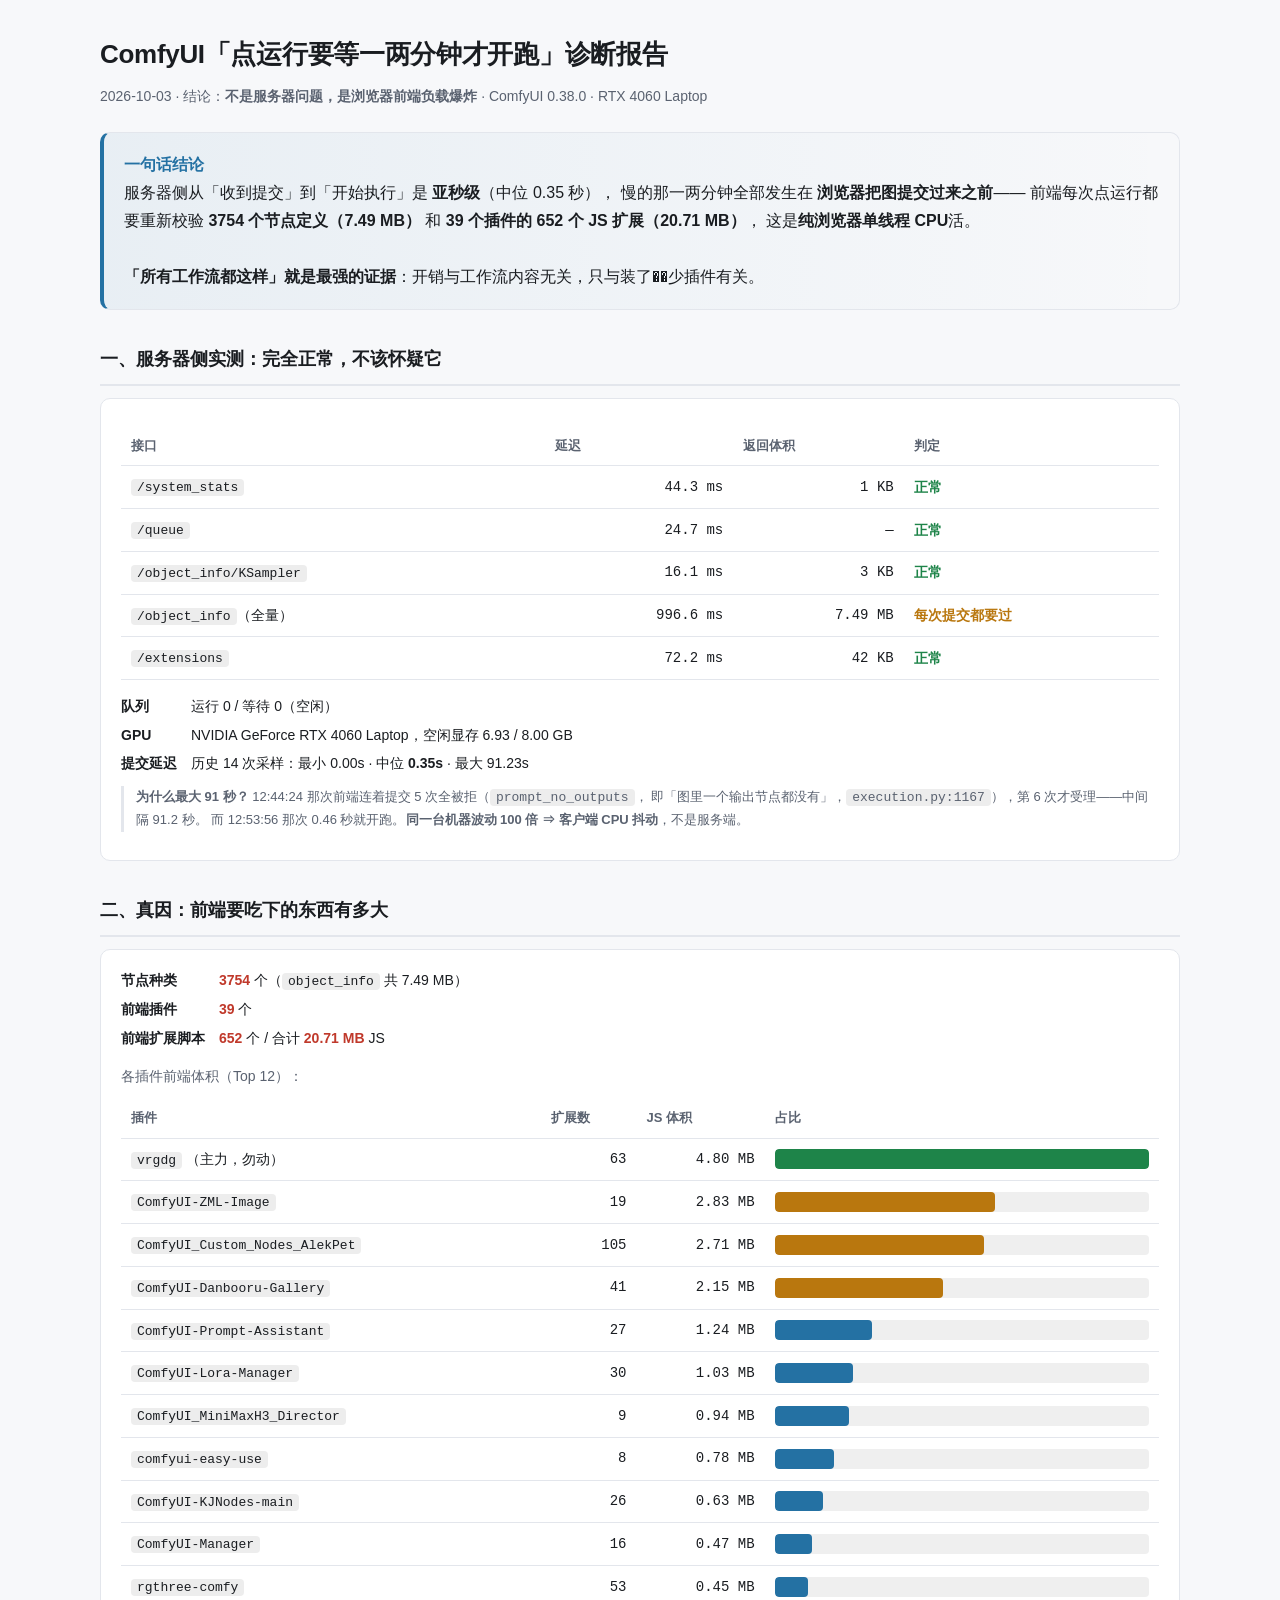
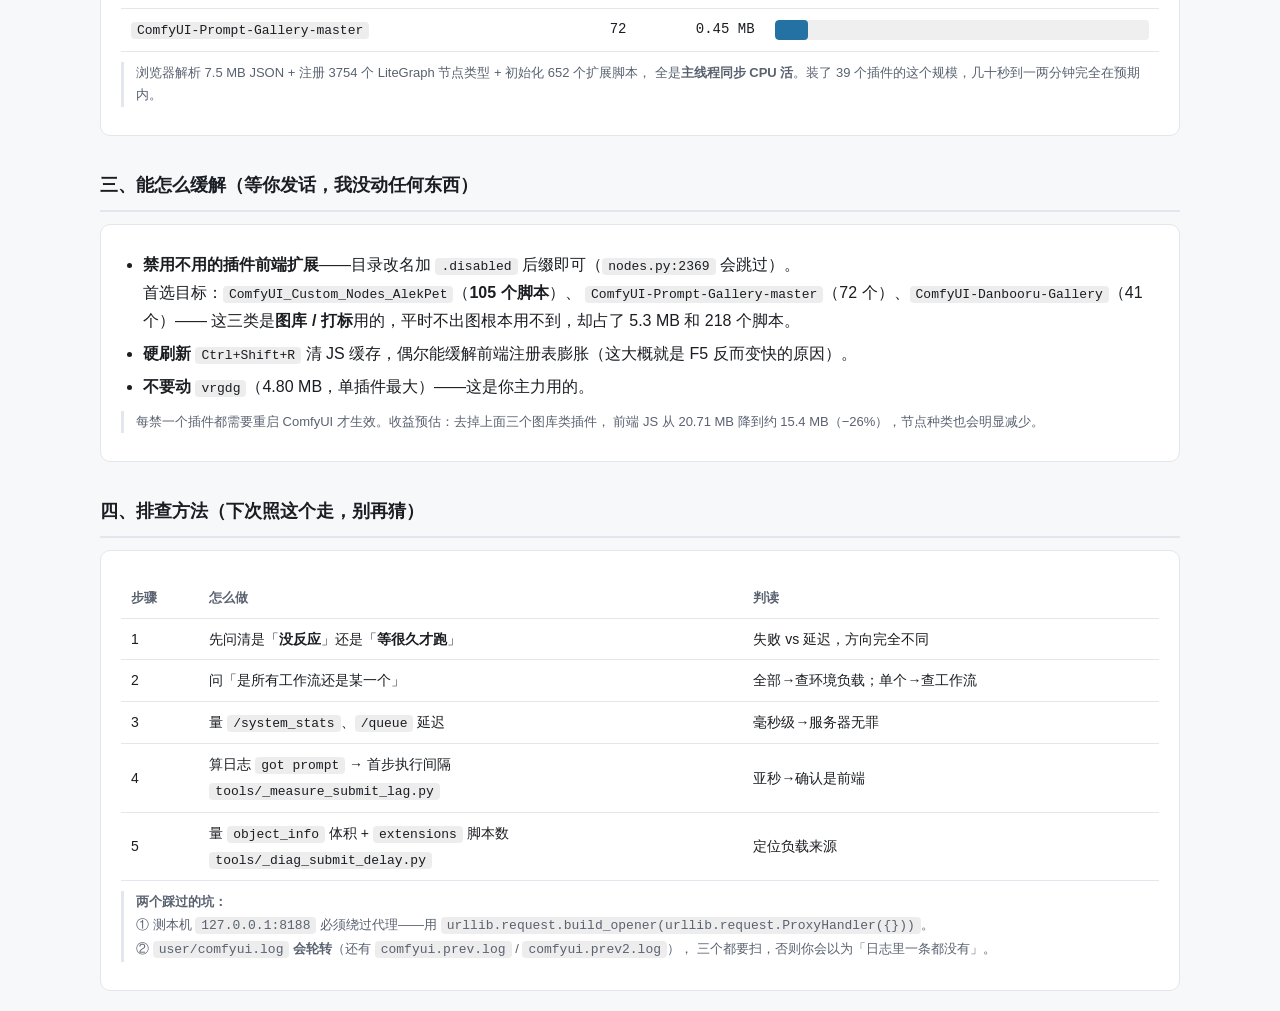
<file: docs/reports/运行延迟诊断-2026-10-03.html>
<!DOCTYPE html>
<html lang="zh-CN">
<head>
<meta charset="UTF-8">
<title>ComfyUI「点运行要等一两分钟」诊断报告 · 2026-10-03</title>
<style>
  :root{
    --bg:#f7f8fa; --card:#ffffff; --ink:#1a1d21; --ink2:#5a6270; --line:#e3e6ec;
    --bad:#c0392b; --good:#1e8449; --warn:#b9770e; --info:#2471a3; --mono:ui-monospace,Consolas,monospace;
  }
  @media (prefers-color-scheme: dark){
    :root{--bg:#15181d;--card:#1e2229;--ink:#e8eaed;--ink2:#a0a8b8;--line:#2b303a;
          --bad:#e57373;--good:#66bb6a;--warn:#e0b050;--info:#64b5f6;}
  }
  *{box-sizing:border-box}
  body{margin:0;padding:32px 20px;background:var(--bg);color:var(--ink);
       font-family:-apple-system,BlinkMacSystemFont,"Segoe UI","PingFang SC","Microsoft YaHei",sans-serif;
       line-height:1.75}
  .wrap{max-width:1080px;margin:0 auto}
  h1{font-size:26px;margin:0 0 6px;letter-spacing:-.3px}
  .sub{color:var(--ink2);font-size:14px;margin-bottom:24px}
  h2{font-size:18px;margin:34px 0 12px;padding-bottom:8px;border-bottom:2px solid var(--line)}
  .card{background:var(--card);border:1px solid var(--line);border-radius:10px;padding:18px 20px;margin-bottom:14px}
  .verdict{border-left:4px solid var(--info);background:linear-gradient(90deg,rgba(36,113,163,.07),transparent)}
  .verdict strong{color:var(--info)}
  table{width:100%;border-collapse:collapse;font-size:14px;margin:10px 0}
  th,td{padding:8px 10px;text-align:left;border-bottom:1px solid var(--line)}
  th{color:var(--ink2);font-weight:600;font-size:13px}
  td.num{font-family:var(--mono);text-align:right;white-space:nowrap}
  .ok{color:var(--good);font-weight:600}
  .no{color:var(--bad);font-weight:600}
  .wu{color:var(--warn);font-weight:600}
  code{font-family:var(--mono);background:rgba(127,127,127,.14);padding:1px 6px;border-radius:4px;font-size:13px}
  .bar{height:20px;background:rgba(127,127,127,.12);border-radius:4px;overflow:hidden;position:relative}
  .bar>i{display:block;height:100%;border-radius:4px}
  ul{margin:8px 0;padding-left:22px}
  li{margin:5px 0}
  .note{font-size:13px;color:var(--ink2);border-left:3px solid var(--line);padding-left:12px;margin:10px 0}
  .kv{display:grid;grid-template-columns:auto 1fr;gap:4px 14px;font-size:14px}
  .kv b{font-weight:600}
</style>
</head>
<body><div class="wrap">

<h1>ComfyUI「点运行要等一两分钟才开跑」诊断报告</h1>
<div class="sub">2026-10-03 · 结论：<b>不是服务器问题，是浏览器前端负载爆炸</b> · ComfyUI 0.38.0 · RTX 4060 Laptop</div>

<div class="card verdict">
  <strong>一句话结论</strong><br>
  服务器侧从「收到提交」到「开始执行」是 <b>亚秒级</b>（中位 0.35 秒），
  慢的那一两分钟全部发生在 <b>浏览器把图提交过来之前</b>——
  前端每次点运行都要重新校验 <b>3754 个节点定义（7.49 MB）</b> 和 <b>39 个插件的 652 个 JS 扩展（20.71 MB）</b>，
  这是<b>纯浏览器单线程 CPU</b>活。
  <br><br>
  <b>「所有工作流都这样」就是最强的证据</b>：开销与工作流内容无关，只与装了��少插件有关。
</div>

<h2>一、服务器侧实测：完全正常，不该怀疑它</h2>
<div class="card">
<table>
<tr><th>接口</th><th class="num">延迟</th><th class="num">返回体积</th><th>判定</th></tr>
<tr><td><code>/system_stats</code></td><td class="num">44.3 ms</td><td class="num">1 KB</td><td class="ok">正常</td></tr>
<tr><td><code>/queue</code></td><td class="num">24.7 ms</td><td class="num">—</td><td class="ok">正常</td></tr>
<tr><td><code>/object_info/KSampler</code></td><td class="num">16.1 ms</td><td class="num">3 KB</td><td class="ok">正常</td></tr>
<tr><td><code>/object_info</code>（全量）</td><td class="num">996.6 ms</td><td class="num">7.49 MB</td><td class="wu">每次提交都要过</td></tr>
<tr><td><code>/extensions</code></td><td class="num">72.2 ms</td><td class="num">42 KB</td><td class="ok">正常</td></tr>
</table>
<div class="kv" style="margin-top:14px">
  <b>队列</b><span>运行 0 / 等待 0（空闲）</span>
  <b>GPU</b><span>NVIDIA GeForce RTX 4060 Laptop，空闲显存 6.93 / 8.00 GB</span>
  <b>提交延迟</b><span>历史 14 次采样：最小 0.00s · 中位 <b>0.35s</b> · 最大 91.23s</span>
</div>
<div class="note">
<b>为什么最大 91 秒？</b> 12:44:24 那次前端连着提交 5 次全被拒（<code>prompt_no_outputs</code>，
即「图里一个输出节点都没有」，<code>execution.py:1167</code>），第 6 次才受理——中间隔 91.2 秒。
而 12:53:56 那次 0.46 秒就开跑。<b>同一台机器波动 100 倍 ⇒ 客户端 CPU 抖动</b>，不是服务端。
</div>
</div>

<h2>二、真因：前端要吃下的东西有多大</h2>
<div class="card">
<div class="kv" style="margin-bottom:14px">
  <b>节点种类</b><span><b class="no">3754</b> 个（<code>object_info</code> 共 7.49 MB）</span>
  <b>前端插件</b><span><b class="no">39</b> 个</span>
  <b>前端扩展脚本</b><span><b class="no">652</b> 个 / 合计 <b class="no">20.71 MB</b> JS</span>
</div>
<p style="margin:0 0 6px;font-size:14px;color:var(--ink2)">各插件前端体积（Top 12）：</p>
<table>
<tr><th>插件</th><th class="num">扩展数</th><th class="num">JS 体积</th><th style="width:38%">占比</th></tr>
<tr><td><code>vrgdg</code> <span style="color:var(--ok)">（主力，勿动）</span></td><td class="num">63</td><td class="num">4.80 MB</td><td><div class="bar"><i style="width:100%;background:var(--good)"></i></div></td></tr>
<tr><td><code>ComfyUI-ZML-Image</code></td><td class="num">19</td><td class="num">2.83 MB</td><td><div class="bar"><i style="width:59%;background:var(--warn)"></i></div></td></tr>
<tr><td><code>ComfyUI_Custom_Nodes_AlekPet</code></td><td class="num">105</td><td class="num">2.71 MB</td><td><div class="bar"><i style="width:56%;background:var(--warn)"></i></div></td></tr>
<tr><td><code>ComfyUI-Danbooru-Gallery</code></td><td class="num">41</td><td class="num">2.15 MB</td><td><div class="bar"><i style="width:45%;background:var(--warn)"></i></div></td></tr>
<tr><td><code>ComfyUI-Prompt-Assistant</code></td><td class="num">27</td><td class="num">1.24 MB</td><td><div class="bar"><i style="width:26%;background:var(--info)"></i></div></td></tr>
<tr><td><code>ComfyUI-Lora-Manager</code></td><td class="num">30</td><td class="num">1.03 MB</td><td><div class="bar"><i style="width:21%;background:var(--info)"></i></div></td></tr>
<tr><td><code>ComfyUI_MiniMaxH3_Director</code></td><td class="num">9</td><td class="num">0.94 MB</td><td><div class="bar"><i style="width:20%;background:var(--info)"></i></div></td></tr>
<tr><td><code>comfyui-easy-use</code></td><td class="num">8</td><td class="num">0.78 MB</td><td><div class="bar"><i style="width:16%;background:var(--info)"></i></div></td></tr>
<tr><td><code>ComfyUI-KJNodes-main</code></td><td class="num">26</td><td class="num">0.63 MB</td><td><div class="bar"><i style="width:13%;background:var(--info)"></i></div></td></tr>
<tr><td><code>ComfyUI-Manager</code></td><td class="num">16</td><td class="num">0.47 MB</td><td><div class="bar"><i style="width:10%;background:var(--info)"></i></div></td></tr>
<tr><td><code>rgthree-comfy</code></td><td class="num">53</td><td class="num">0.45 MB</td><td><div class="bar"><i style="width:9%;background:var(--info)"></i></div></td></tr>
<tr><td><code>ComfyUI-Prompt-Gallery-master</code></td><td class="num">72</td><td class="num">0.45 MB</td><td><div class="bar"><i style="width:9%;background:var(--info)"></i></div></td></tr>
</table>
<div class="note">
浏览器解析 7.5 MB JSON + 注册 3754 个 LiteGraph 节点类型 + 初始化 652 个扩展脚本，
全是<b>主线程同步 CPU 活</b>。装了 39 个插件的这个规模，几十秒到一两分钟完全在预期内。
</div>
</div>

<h2>三、能怎么缓解（等你发话，我没动任何东西）</h2>
<div class="card">
<ul>
<li><b>禁用不用的插件前端扩展</b>——目录改名加 <code>.disabled</code> 后缀即可（<code>nodes.py:2369</code> 会跳过）。<br>
首选目标：<code>ComfyUI_Custom_Nodes_AlekPet</code>（<b>105 个脚本</b>）、
<code>ComfyUI-Prompt-Gallery-master</code>（72 个）、<code>ComfyUI-Danbooru-Gallery</code>（41 个）——
这三类是<b>图库 / 打标</b>用的，平时不出图根本用不到，却占了 5.3 MB 和 218 个脚本。</li>
<li><b>硬刷新</b> <code>Ctrl+Shift+R</code> 清 JS 缓存，偶尔能缓解前端注册表膨胀（这大概就是 F5 反而变快的原因）。</li>
<li><b>不要动</b> <code>vrgdg</code>（4.80 MB，单插件最大）——这是你主力用的。</li>
</ul>
<div class="note">每禁一个插件都需要重启 ComfyUI 才生效。收益预估：去掉上面三个图库类插件，
前端 JS 从 20.71 MB 降到约 15.4 MB（−26%），节点种类也会明显减少。</div>
</div>

<h2>四、排查方法（下次照这个走，别再猜）</h2>
<div class="card">
<table>
<tr><th>步骤</th><th>怎么做</th><th>判读</th></tr>
<tr><td>1</td><td>先问清是「<b>没反应</b>」还是「<b>等很久才跑</b>」</td><td>失败 vs 延迟，方向完全不同</td></tr>
<tr><td>2</td><td>问「是所有工作流还是某一个」</td><td>全部→查环境负载；单个→查工作流</td></tr>
<tr><td>3</td><td>量 <code>/system_stats</code>、<code>/queue</code> 延迟</td><td>毫秒级→服务器无罪</td></tr>
<tr><td>4</td><td>算日志 <code>got prompt</code> → 首步执行间隔<br><code>tools/_measure_submit_lag.py</code></td><td>亚秒→确认是前端</td></tr>
<tr><td>5</td><td>量 <code>object_info</code> 体积 + <code>extensions</code> 脚本数<br><code>tools/_diag_submit_delay.py</code></td><td>定位负载来源</td></tr>
</table>
<div class="note">
<b>两个踩过的坑：</b><br>
① 测本机 <code>127.0.0.1:8188</code> 必须绕过代理——用
<code>urllib.request.build_opener(urllib.request.ProxyHandler({}))</code>。<br>
② <code>user/comfyui.log</code> <b>会轮转</b>（还有 <code>comfyui.prev.log</code> / <code>comfyui.prev2.log</code>），
三个都要扫，否则你会以为「日志里一条都没有」。
</div>
</div>

</div></body></html>
</file>
